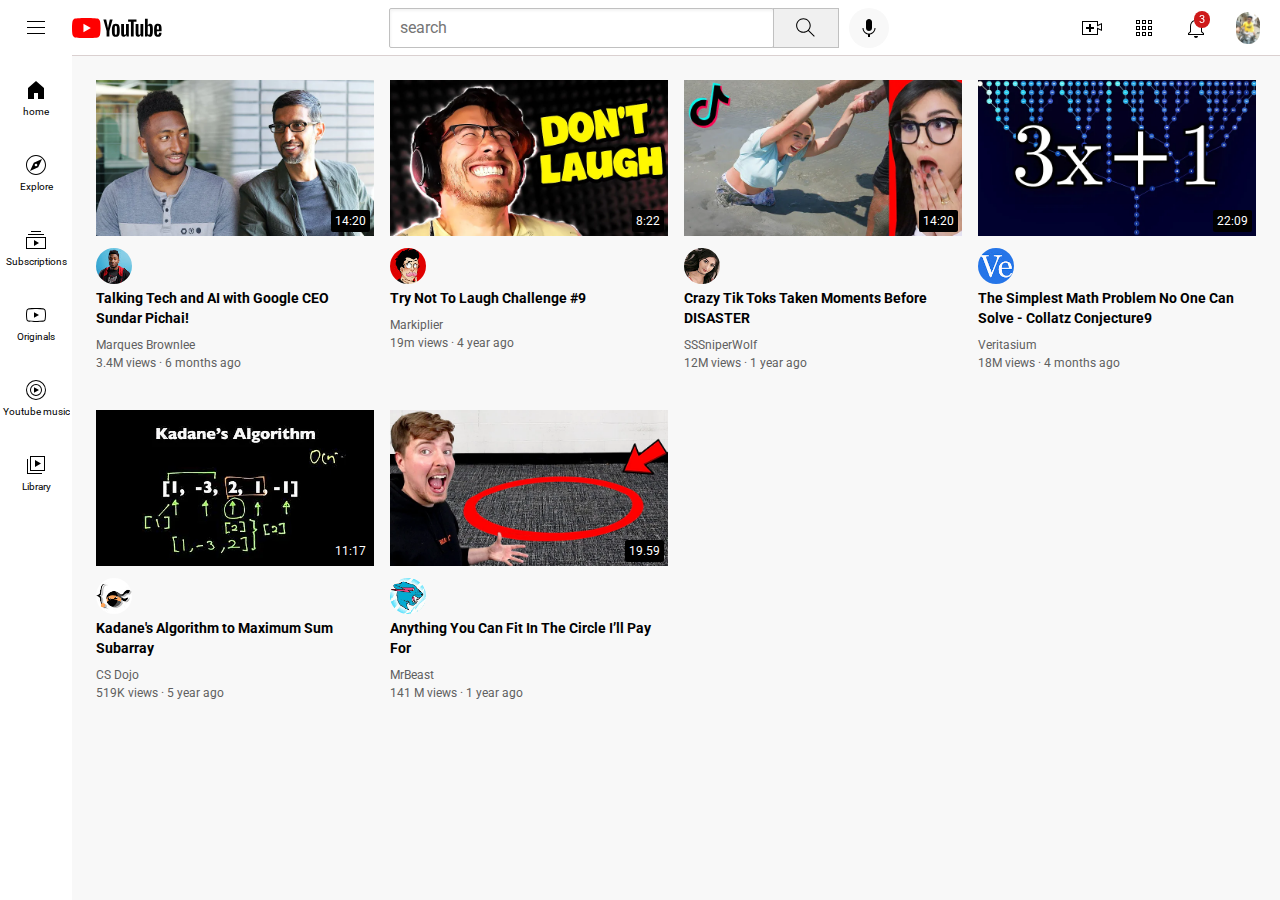
<file: index.html>
<!DOCTYPE html>
<html lang="en">

<head>
    <meta charset="UTF-8">
    <meta name="viewport" content="width=device-width, initial-scale=1.0">
    <title>Youtube.com clone</title>

    <link rel="preconnect" href="https://fonts.googleapis.com">
    <link rel="preconnect" href="https://fonts.gstatic.com" crossorigin>
    <link
        href="https://fonts.googleapis.com/css2?family=Roboto:ital,wght@0,100;0,300;0,400;0,500;0,700;0,900;1,100;1,300;1,400;1,500;1,700;1,900&display=swap"
        rel="stylesheet">



    <link rel="stylesheet" href="style/general.css">
    <link rel="stylesheet" href="style/video.css">
    <link rel="stylesheet" href="style/header.css">
    <link rel="stylesheet" href="style/sidebar.css">


</head>

<body>

    <header class="header">

        <div class="left-section">
            <img class="hamburger-menu" src="icons/hamburger-menu.svg">
            <img class="youtube-logo" src="icons/youtube-logo.svg">
        </div>
        <div class="middle-section">
            <input type="text" placeholder="search" class="search-bar">

            <button class="button-search">
                <img class="search-icon" src="icons/search.svg">
                <div class="tooltip">Search</div>
            </button>
            <button class="button-search-voice">
                <img class="voice-search-icon" src="icons/voice-search-icon.svg">
                <div class="tooltip">Search with your voice</div>
            </button>

        </div>
        <div class="right-section">

            <div class="upload-icon-container">
                <img class="upload-icon" src="icons/upload.svg">
                <div class="tooltip">Create</div>
            </div>
            <div class="youtube-apps-container">
                <img class="youtube-apps-icon" src="icons/youtube-apps.svg">
                <div class="tooltip">Youtube apps</div>
            </div>


            <div class="notifications-icon-container">
                <img class="notifications-icon" src="icons/notifications.svg">

                <div class="notifications-count">3</div>
                <div class="tooltip">Notifications</div>
            </div>

            <img class="current-user-picture" src="channel_profail/IMG_20191026_131831.jpg">
        </div>


    </header>

    <nav class="sidebar">

        <div class="sidebar-link">
            <img src="icons/home.svg">
            <div>home</div>
        </div>
        <div class="sidebar-link">
            <img src="icons/explore.svg">
            <div>Explore</div>
        </div>
        <div class="sidebar-link">
            <img src="icons/subscriptions.svg">
            <div>Subscriptions</div>
        </div>
        <div class="sidebar-link">
            <img src="icons/originals.svg">
            <div>Originals</div>
        </div>
        <div class="sidebar-link">
            <img src="icons/youtube-music.svg">
            <div>Youtube music</div>
        </div>
        <div class="sidebar-link">
            <img src="icons/library.svg">
            <div>Library</div>
        </div>

    </nav>

    <main>
        <section class="video-grid">
            
            <div class="video-preview">
                <div class="thumbnail-row">
                    <img class="thumbnail" src="thumbnail/thumbnail-1.webp">
                    <div class="video-time"> 14:20</div>
                </div>

                <div class="video-info-grid">
                    <div class="channel-picture">
                        <img class="profile-picture" src="channel_profail/channel-1.jpeg">
                    </div>
                    <div class="video-info">
                        <P class="video-titel">
                            Talking Tech and AI with Google CEO Sundar Pichai!
                        </P>
                        <p class="video-author">
                            Marques Brownlee
                        </p>
                        <p class="video-stats">3.4M views &#183; 6 months ago</p>
                    </div>


                </div>




            </div>

            <div class="video-preview">
                <div class="thumbnail-row">
                    <img class="thumbnail" src="thumbnail/thumbnail-2.webp">
                    <div class="video-time"> 8:22</div>
                </div>
                <div class="video-info-grid">
                    <div class="channel-picture">
                        <img class="profile-picture" src="channel_profail/channel-2.jpeg">
                    </div>
                    <div class="video-info">
                        <P class="video-titel">

                            Try Not To Laugh Challenge #9
                        </P>
                        <p class="video-author">
                            Markiplier
                        </p>
                        <p class="video-stats">19m views &#183; 4 year ago</p>
                    </div>


                </div>




            </div>



            <div class="video-preview">
                <div class="thumbnail-row">
                    <img class="thumbnail" src="thumbnail/thumbnail-3.webp">
                    <div class="video-time"> 14:20</div>
                </div>
                <div class="video-info-grid">
                    <div class="channel-picture">
                        <img class="profile-picture" src="channel_profail/channel-3.jpeg">

                    </div>
                    <div class="video-info">
                        <P class="video-titel">

                            Crazy Tik Toks Taken Moments Before DISASTER
                        </P>
                        <p class="video-author">
                            SSSniperWolf
                        </p>
                        <p class="video-stats">12M views &#183; 1 year ago</p>
                    </div>


                </div>




            </div>

            <div class="video-preview">
                <div class="thumbnail-row">
                    <img class="thumbnail" src="thumbnail/thumbnail-4.webp">
                    <div class="video-time"> 22:09</div>
                </div>
                <div class="video-info-grid">
                    <div class="channel-picture">
                        <img class="profile-picture" src="channel_profail/channel-4.jpeg">

                    </div>
                    <div class="video-info">
                        <P class="video-titel">

                            The Simplest Math Problem No One Can Solve - Collatz Conjecture9
                        </P>
                        <p class="video-author">
                            Veritasium
                        </p>
                        <p class="video-stats">18M views &#183; 4 months ago</p>
                    </div>


                </div>




            </div>


            <div class="video-preview">
                <div class="thumbnail-row">
                    <img class="thumbnail" src="thumbnail/thumbnail-5.webp">
                    <div class="video-time"> 11:17</div>
                </div>
                <div class="video-info-grid">
                    <div class="channel-picture">
                        <img class="profile-picture" src="channel_profail/channel-5.jpeg">

                    </div>
                    <div class="video-info">
                        <P class="video-titel">

                            Kadane's Algorithm to Maximum Sum Subarray
                        </P>
                        <p class="video-author">
                            CS Dojo
                        </p>
                        <p class="video-stats">519K views &#183; 5 year ago</p>
                    </div>


                </div>




            </div>

            <div class="video-preview">
                <div class="thumbnail-row">
                    <img class="thumbnail" src="thumbnail/thumbnail-6.webp">
                    <div class="video-time"> 19.59</div>
                </div>
                <div class="video-info-grid">
                    <div class="channel-picture">
                        <img class="profile-picture" src="channel_profail/channel-6.jpeg">

                    </div>
                    <div class="video-info">
                        <P class="video-titel">

                            Anything You Can Fit In The Circle I’ll Pay For
                        </P>
                        <p class="video-author">
                            MrBeast
                        </p>
                        <p class="video-stats">141 M views &#183; 1 year ago</p>
                    </div>


                </div>




            </div>
          


        </section>

    </main>





</body>

</html>
</file>
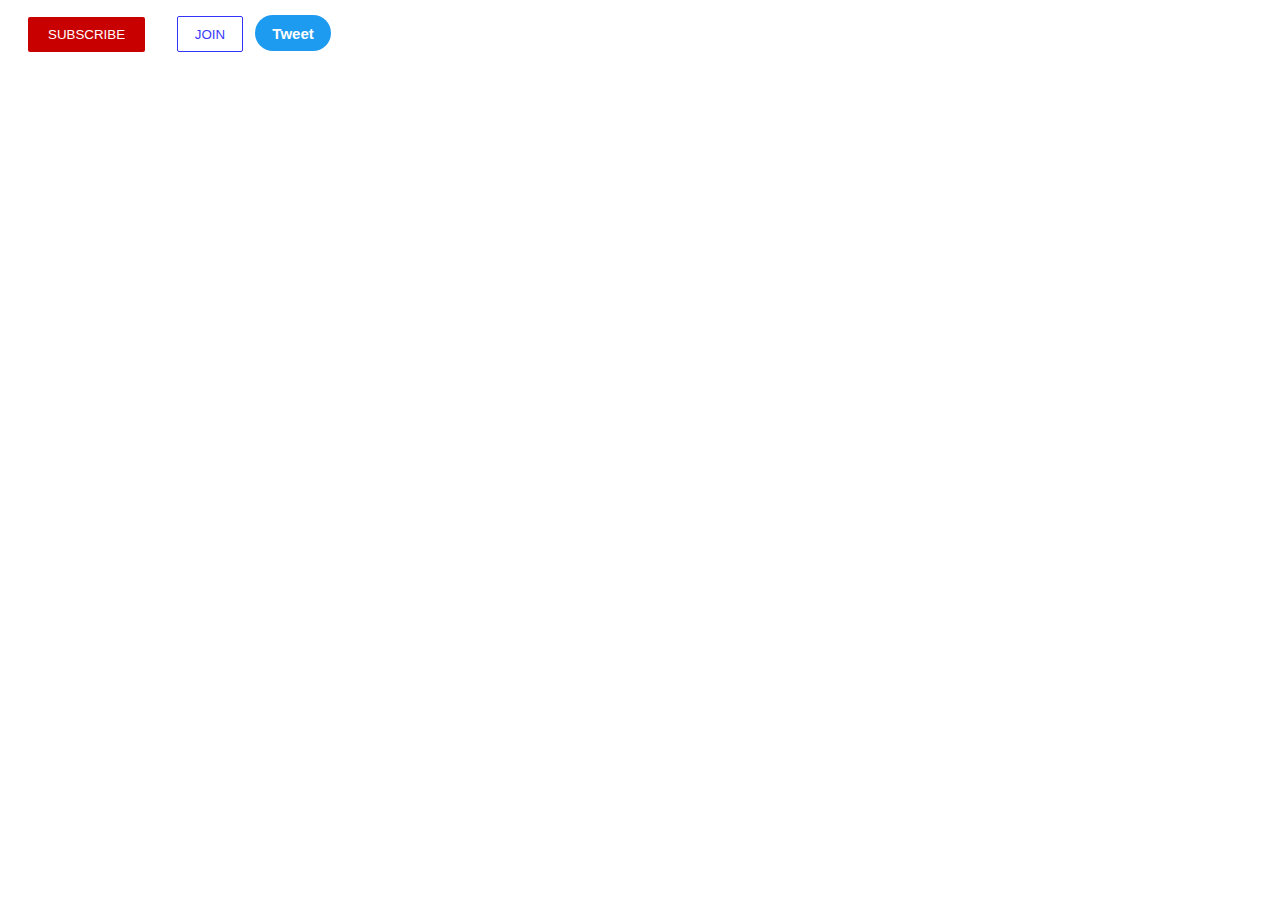
<file: indro-html/button.html>
<!DOCTYPE html>
<html lang="en">
<head>
    <meta charset="UTF-8">
    <meta name="viewport" content="width=device-width, initial-scale=1.0">
    <title>bottom</title>
    <link rel="stylesheet" href="bottom.css">
</head>
<body>
    
<button class="subscribe_button">
    SUBSCRIBE 
</button>

<button class="join-button">JOIN

</button>
<button class="tweet-button">Tweet

</button>
</body>
</html>
</file>
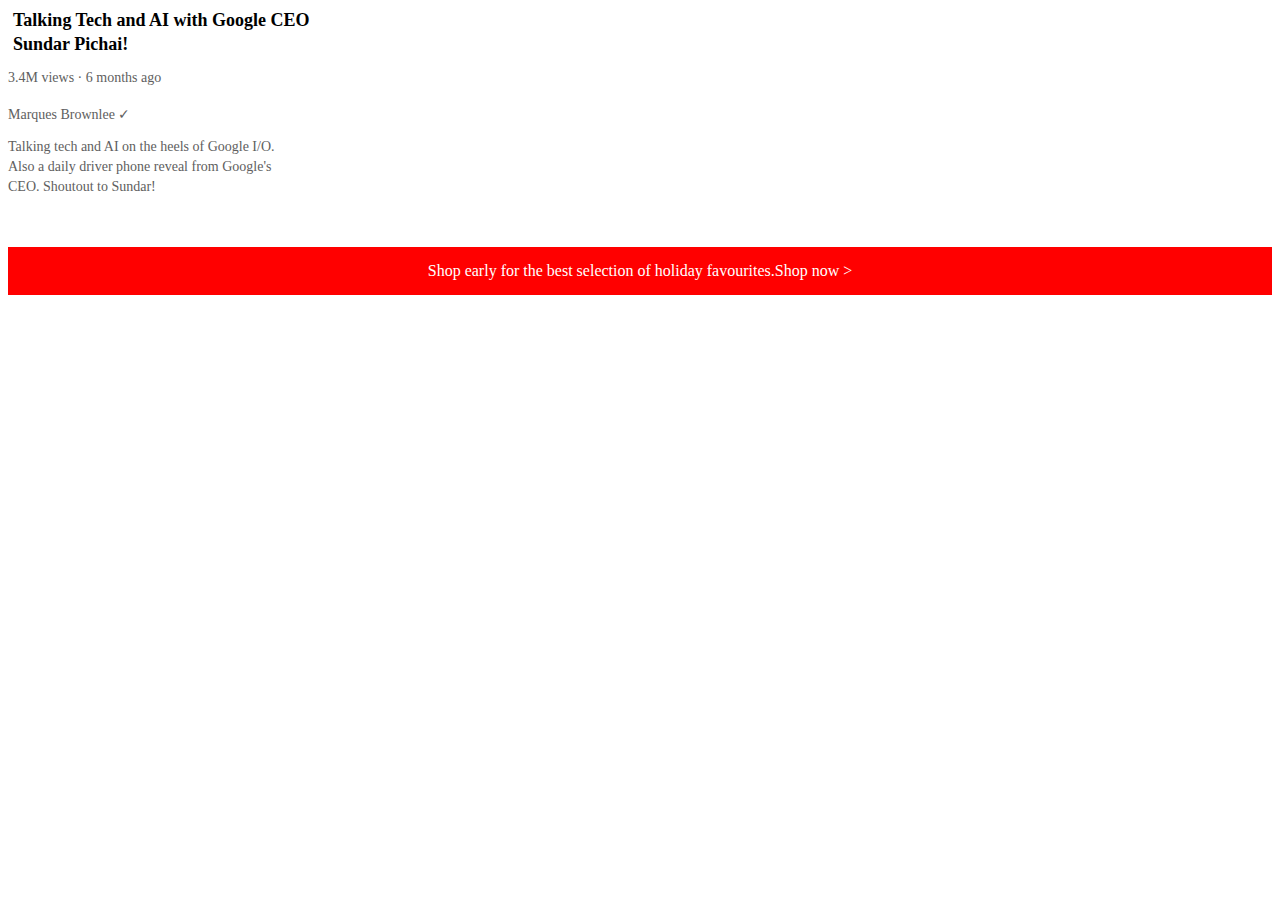
<file: indro-html/text.html>
<!doctype html>

<html>

<head>
    <title>text files</title>
    <link rel="stylesheet"  href="text.css">
</head>
<body><p class="video-aditin">Talking Tech and AI with Google CEO Sundar Pichai!</p>

    <p class="video-star"> 3.4M views &#183; 6 months ago</p>
    <p class="video-y">Marques Brownlee &#10003;</p>
    <p class="video-detel">Talking tech and AI on the heels of Google I/O. Also a daily driver phone reveal from Google's CEO. Shoutout to
        Sundar!</p>
    
    
        <p class="apple-text">Shop early for the best selection of holiday favourites.<span class="shop-link">Shop now </span> &gt;</p>
    </body>
</html>
</file>
<file: style/general.css>
p {
    font-family: roboto, arial;
    margin-top: 0px;
    margin-bottom: 0px;
}
body{
    margin: 0px;
    padding-top: 80px;
    padding-left: 96px;
padding-right:24px;
background-color: rgb(248,248,248);
}
</file>
<file: style/video.css>
.thumbnail {
    width: 100%;
  
}







.profile-picture {
    width: 36px;
    border-radius: 50px;

}

.video-titel {
    margin-top: 0px;
    font-size: 14px;
    font-weight: bold;
    line-height: 20px;
    margin-bottom: 10px;

}

.thumbnail-row {
    margin-bottom: 8px;
    position: relative;
    
   
    
   
}

.video-author {
    font-size: 12px;
    color: rgb(96, 96, 96);
    margin-bottom: 4px;
}

.video-stats {
    font-size: 12px;
    color: rgb(96, 96, 96);
}
.video-grid{
    display: grid;
    grid-template-columns: 1fr 1fr 1fr;
    column-gap: 16px;
    row-gap: 40px;
}
@media( max-width: 750px){
 .video-grid{
    grid-template-columns:1fr 1fr ;
 }

}

@media(min-width:751) and (max-width:999px){
    .video-grid{
        grid-template-columns:1fr 1fr 1fr;
     }


}
@media( min-width: 1000px){
    .video-grid{
       grid-template-columns:1fr 1fr 1fr 1fr ;
    }
   
   }


.video-time{

    font-family: roboto,arial;
    font-size: 12px;
    font-weight: 500px;
    padding: 4px ;
    border-radius: 2px;

    background-color: black;
    color: white;
   position: absolute;
  bottom: 8px;
  right: 4px; 

}
</file>
<file: style/header.css>
.header{

            height: 55px;
            display: flex;
            flex-direction: row;
            justify-content: space-between;

            position:fixed;
            top: 0;
            left: 0;
            right: 0;
            background-color: white;
            border-bottom-width: 1px;
            border-bottom-style:solid;
            border-bottom-color:rgb(218, 208, 208);
            z-index: index 100;



}
.left-section{

    
    display: flex;
    align-items: center;

}
.hamburger-menu{
    height: 24px;
    margin-left: 24px;
    margin-right: 24px;
    cursor: pointer;
}
.youtube-logo{
    height: 20px;
    cursor: pointer;
}
.middle-section{
    
    flex: 1;
    margin-left: 70px;
    margin-right: 35px;
    max-width: 500px;
    display: flex;
    align-items: center;
}
.search-bar{
    flex: 1;
    height: 36px;
    padding-left: 10px;
    font-size: 16px;
   
    border-radius: 2px;

    border:1px solid rgb(192,192,192) ;
    box-shadow: inset 1px 2px 3px rgba(0,0,0,0.05);
    width: 0px;
}
.search-bar::placeholder{
    font-family: roboto,arial;
    font-size: 16px;
}
.button-search{

    height: 40px;
    width: 66px;
    background-color: rgb(240,240,240);
    border-width: 1px;
    border-style: solid;
    border-color: rgb(192,192,192);
    margin-left: -1px;
    margin-right: 10px;
    cursor:pointer;
    position: relative;

    
}
.button-search,
.button-search-voice,
.upload-icon-container,
.youtube-apps-container,
.notifications-icon-container
{
    position: relative;
    display: flex;
    justify-content: center;
    align-items: center;
    
}
.button-search .tooltip,
.button-search-voice .tooltip,
.upload-icon-container .tooltip,
.youtube-apps-container .tooltip,
.notifications-icon-container .tooltip
{
    font-family: roboto,arial;
 position:absolute;
 background-color: gray;
 color: white;
 padding-top: 4px;
 padding-left: 8px;
 padding-bottom: 4px;
 padding-right: 8px;
 border-radius: 2px;
 font-size: 12px;
 bottom: -29px;
 opacity: 0;
 transition: opacity 0.015s;
 pointer-events: none;
 white-space: nowrap;




    
}
.button-search:hover .tooltip,
.button-search-voice:hover .tooltip,
.upload-icon-container:hover .tooltip,
.youtube-apps-container:hover .tooltip,
.notifications-icon-container:hover .tooltip


{
    opacity: 1;

}
.search-icon{
    height: 25px;
    
}
.button-search-voice{
    height: 40px;
    width: 40px;
    border-radius: 20px;
    border:none;
    background-color: rgb(248,248,248);
    cursor:pointer;

}
.voice-search-icon{

    height: 24px;
    
    cursor:pointer;
}
.right-section{
    
    width: 180px;
    display: flex;
    align-items: center;
    justify-content: space-between;
    margin-right: 20px;
    flex-shrink: 0;
}
.upload-icon{
height: 24px;
cursor: pointer;
}
.youtube-apps-icon{
height: 24px;
cursor: pointer;
}
.notifications-icon{
height: 24px;
cursor:pointer;

}
.notifications-icon-container{
      position: relative;

}
.notifications-count{
    position: absolute;
    top: -5px;
    right: -2px;
    background-color: rgb(206, 25, 25);
    color: white;
     font-family: roboto,arial;
    font-size: 11px;
    padding-left: 5px;
    padding-right: 5px;
    padding-bottom: 2px;
    padding-top: 2px;
    border-radius: 10px; 



}
.current-user-picture{
height: 32px;
border-radius: 16px;
cursor:pointer;
}
</file>
<file: style/sidebar.css>
.sidebar{
position:fixed;
left:0;
bottom:0px;
top:55px;
background-color: white;
width: 72px;
z-index: 200;
padding-top: 5px;

}.sidebar-link{
  
  height: 74px;
  margin-bottom: 1px;
  display:flex;
  justify-content: center;
  align-items: center;
  flex-direction: column;
  cursor: pointer;


}
.sidebar-link:hover{
    background-color: rgb(235,235,235);
}
.sidebar-link img{

    height: 24px;
    margin-bottom: 4px;
}
.sidebar-link div{

    font-family: roboto,arial;
 font-size: 10px;

}
</file>
<file: indro-html/bottom.css>
.subscribe_button {

        background-color: rgb(200, 0, 0);
        color: white;
       padding-left: 20px;
       padding-top: 10px;
       padding-bottom: 10px;
       padding-right: 20px;
        border-radius: 2px;
        border: none;
        cursor: pointer;
        margin-left:20px;
        margin-right: 20px;
        transition: opacity 0.15s;
        
    }
    .subscribe_button:hover{
     opacity: 0.5;
        
    }.subscribe_button:active{
        opacity: 0.3;
       
    }

    .join-button {
        background-color: white;
        border-color: rgb(52, 52, 248);
        color: rgb(57, 57, 250);
        border-radius: 2px;
        border-style: solid;
        border-width: 1px;
        height: 36px;
        cursor: pointer;
        width: 66px;
        margin: 8px;
      transition:  1s,
      color 1s;
      
    }
    .join-button:hover{
        background-color: #1d9bf0;
        color: white;
    }
    .join-button:active{
        opacity: 0.5;
    }

    .tweet-button {
        background-color: #1d9bf0;
        color: white;
        font-weight: bold;
        font-size: 15px;
        border: none;
        width: 76px;
        height: 36px;
        border-radius: 50px;
        cursor: pointer;
        transition:box-shadow 0.15s;
    }
 .tweet-button:hover{
    box-shadow: 5px 5px 10px rgba(0, 0, 0, 0.15);
 }
</file>
<file: indro-html/text.css>
.p{
        font-family: Arial;
      margin-top: 0;
      
    }
    .video-aditin {

       
        font-weight: bold;
        font-size: 18px;
        width: 300px;
        line-height: 24px;
        margin: 5px;

    }

    .video-star {

        
        font-size: 14px;
        color: rgb(96, 96, 96);
        margin-bottom:  20px;
    }

    .video-y {
   
        font-size: 14px;
        color: rgb(96, 96, 96);
        margin: bottom 20px;

    }.video-detel{
    
        font-size: 14px;
        color: rgb(96, 96, 96);
        width: 280px;
        line-height: 20px;
       margin-bottom: 50px;

    }
    .apple-text{
      margin-top: 50px;
      text-align: center;
      background-color: red;
      color: white;
      padding-top: 15px;
      padding-bottom: 15px;
      

    }.shop-link{

        cursor: pointer;
        
    }
    .shop-link:hover{
        text-decoration: underline;
      
    }
</file>
